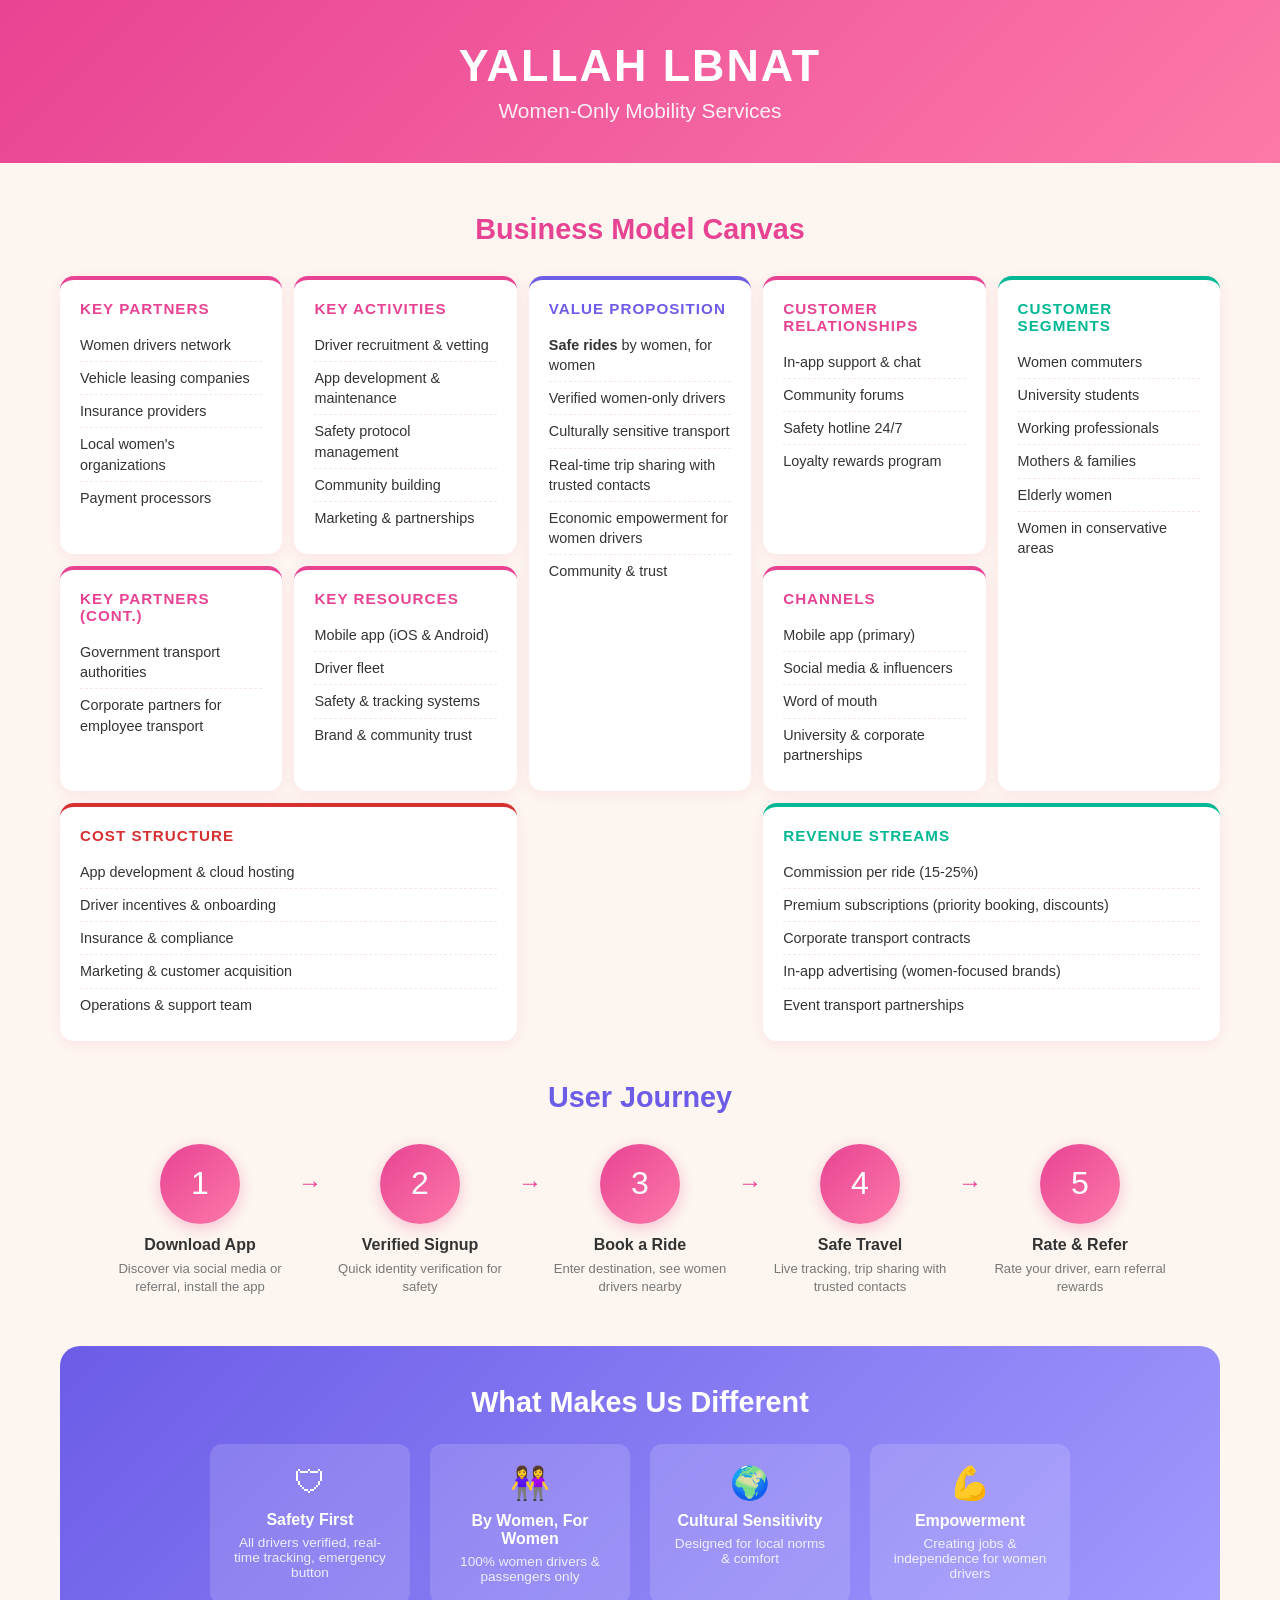
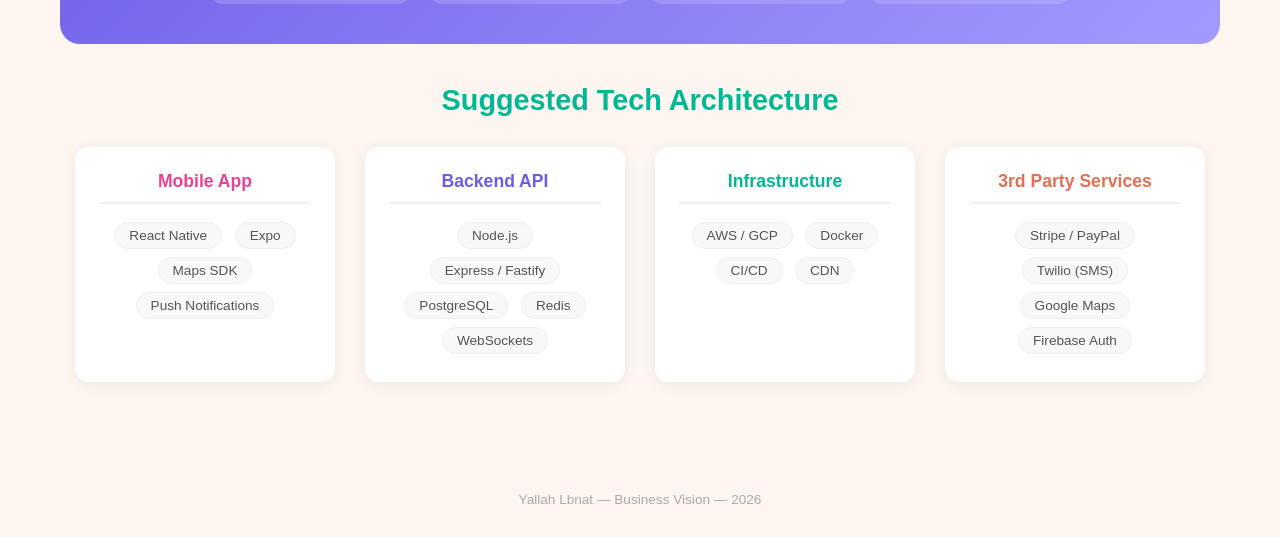
<file: business-vision.html>
<!DOCTYPE html>
<html lang="en">
<head>
    <meta charset="UTF-8">
    <meta name="viewport" content="width=device-width, initial-scale=1.0">
    <title>Yallah Lbnat - Business Vision</title>
    <style>
        * { margin: 0; padding: 0; box-sizing: border-box; }
        body { font-family: 'Segoe UI', Tahoma, Geneva, Verdana, sans-serif; background: #fdf6f0; color: #333; }

        .header {
            background: linear-gradient(135deg, #e84393, #fd79a8);
            color: white;
            text-align: center;
            padding: 40px 20px;
        }
        .header h1 { font-size: 2.8em; margin-bottom: 8px; letter-spacing: 2px; }
        .header p { font-size: 1.3em; opacity: 0.9; }

        .container { max-width: 1200px; margin: 0 auto; padding: 30px 20px; }

        /* Business Model Canvas */
        .canvas-title {
            text-align: center;
            font-size: 1.8em;
            color: #e84393;
            margin: 20px 0 30px;
            font-weight: 700;
        }

        .canvas {
            display: grid;
            grid-template-columns: 1fr 1fr 1fr 1fr 1fr;
            grid-template-rows: auto auto;
            gap: 12px;
            margin-bottom: 40px;
        }

        .canvas-card {
            background: white;
            border-radius: 14px;
            padding: 20px;
            box-shadow: 0 3px 15px rgba(232, 67, 147, 0.1);
            border-top: 4px solid #e84393;
        }
        .canvas-card h3 {
            color: #e84393;
            font-size: 0.95em;
            text-transform: uppercase;
            letter-spacing: 1px;
            margin-bottom: 12px;
        }
        .canvas-card ul { list-style: none; }
        .canvas-card li {
            padding: 6px 0;
            font-size: 0.9em;
            border-bottom: 1px dashed #f8e6ef;
            line-height: 1.4;
        }
        .canvas-card li:last-child { border-bottom: none; }

        .card-partners { grid-column: 1; grid-row: 1; }
        .card-activities { grid-column: 2; grid-row: 1; }
        .card-value { grid-column: 3; grid-row: 1 / 3; border-top-color: #6c5ce7; }
        .card-value h3 { color: #6c5ce7; }
        .card-relationships { grid-column: 4; grid-row: 1; }
        .card-segments { grid-column: 5; grid-row: 1 / 3; border-top-color: #00b894; }
        .card-segments h3 { color: #00b894; }
        .card-resources { grid-column: 2; grid-row: 2; }
        .card-channels { grid-column: 4; grid-row: 2; }
        .card-costs { grid-column: 1 / 3; grid-row: 3; border-top-color: #d63031; }
        .card-costs h3 { color: #d63031; }
        .card-revenue { grid-column: 4 / 6; grid-row: 3; border-top-color: #00b894; }
        .card-revenue h3 { color: #00b894; }

        /* User Journey */
        .journey-title {
            text-align: center;
            font-size: 1.8em;
            color: #6c5ce7;
            margin: 40px 0 30px;
            font-weight: 700;
        }

        .journey {
            display: flex;
            align-items: flex-start;
            justify-content: center;
            gap: 0;
            margin-bottom: 50px;
            flex-wrap: wrap;
        }
        .journey-step {
            text-align: center;
            flex: 0 0 180px;
            position: relative;
        }
        .journey-icon {
            width: 80px;
            height: 80px;
            border-radius: 50%;
            background: linear-gradient(135deg, #e84393, #fd79a8);
            color: white;
            display: flex;
            align-items: center;
            justify-content: center;
            font-size: 2em;
            margin: 0 auto 12px;
            box-shadow: 0 4px 15px rgba(232, 67, 147, 0.3);
        }
        .journey-step h4 { font-size: 1em; color: #333; margin-bottom: 6px; }
        .journey-step p { font-size: 0.82em; color: #777; line-height: 1.4; }
        .journey-arrow {
            flex: 0 0 40px;
            display: flex;
            align-items: center;
            justify-content: center;
            padding-top: 25px;
            color: #e84393;
            font-size: 1.5em;
        }

        /* Architecture */
        .arch-title {
            text-align: center;
            font-size: 1.8em;
            color: #00b894;
            margin: 40px 0 30px;
            font-weight: 700;
        }

        .arch {
            display: flex;
            justify-content: center;
            gap: 30px;
            flex-wrap: wrap;
            margin-bottom: 50px;
        }
        .arch-layer {
            background: white;
            border-radius: 14px;
            padding: 24px;
            width: 260px;
            box-shadow: 0 3px 15px rgba(0, 0, 0, 0.06);
            text-align: center;
        }
        .arch-layer h3 {
            font-size: 1.1em;
            margin-bottom: 14px;
            padding-bottom: 10px;
            border-bottom: 2px solid #f0f0f0;
        }
        .arch-layer .tech-tag {
            display: inline-block;
            background: #f8f8f8;
            border: 1px solid #eee;
            border-radius: 20px;
            padding: 5px 14px;
            margin: 4px;
            font-size: 0.85em;
            color: #555;
        }
        .layer-client h3 { color: #e84393; }
        .layer-server h3 { color: #6c5ce7; }
        .layer-infra h3 { color: #00b894; }
        .layer-services h3 { color: #fdcb6e; color: #e17055; }

        /* Differentiators */
        .diff-section {
            background: linear-gradient(135deg, #6c5ce7, #a29bfe);
            border-radius: 20px;
            padding: 40px;
            color: white;
            text-align: center;
            margin-bottom: 40px;
        }
        .diff-section h2 { font-size: 1.8em; margin-bottom: 25px; }
        .diff-grid {
            display: flex;
            justify-content: center;
            gap: 20px;
            flex-wrap: wrap;
        }
        .diff-item {
            background: rgba(255,255,255,0.15);
            border-radius: 12px;
            padding: 20px;
            width: 200px;
        }
        .diff-item .icon { font-size: 2em; margin-bottom: 10px; }
        .diff-item h4 { margin-bottom: 6px; font-size: 1em; }
        .diff-item p { font-size: 0.85em; opacity: 0.85; }

        .footer {
            text-align: center;
            padding: 30px;
            color: #aaa;
            font-size: 0.85em;
        }

        @media (max-width: 900px) {
            .canvas { grid-template-columns: 1fr 1fr; grid-template-rows: auto; }
            .canvas-card { grid-column: auto !important; grid-row: auto !important; }
            .journey { gap: 10px; }
            .journey-arrow { display: none; }
        }
    </style>
</head>
<body>

<div class="header">
    <h1>YALLAH LBNAT</h1>
    <p>Women-Only Mobility Services</p>
</div>

<div class="container">

    <!-- BUSINESS MODEL CANVAS -->
    <h2 class="canvas-title">Business Model Canvas</h2>
    <div class="canvas">
        <div class="canvas-card card-partners">
            <h3>Key Partners</h3>
            <ul>
                <li>Women drivers network</li>
                <li>Vehicle leasing companies</li>
                <li>Insurance providers</li>
                <li>Local women's organizations</li>
                <li>Payment processors</li>
            </ul>
        </div>
        <div class="canvas-card card-activities">
            <h3>Key Activities</h3>
            <ul>
                <li>Driver recruitment &amp; vetting</li>
                <li>App development &amp; maintenance</li>
                <li>Safety protocol management</li>
                <li>Community building</li>
                <li>Marketing &amp; partnerships</li>
            </ul>
        </div>
        <div class="canvas-card card-value">
            <h3>Value Proposition</h3>
            <ul>
                <li><strong>Safe rides</strong> by women, for women</li>
                <li>Verified women-only drivers</li>
                <li>Culturally sensitive transport</li>
                <li>Real-time trip sharing with trusted contacts</li>
                <li>Economic empowerment for women drivers</li>
                <li>Community &amp; trust</li>
            </ul>
        </div>
        <div class="canvas-card card-relationships">
            <h3>Customer Relationships</h3>
            <ul>
                <li>In-app support &amp; chat</li>
                <li>Community forums</li>
                <li>Safety hotline 24/7</li>
                <li>Loyalty rewards program</li>
            </ul>
        </div>
        <div class="canvas-card card-segments">
            <h3>Customer Segments</h3>
            <ul>
                <li>Women commuters</li>
                <li>University students</li>
                <li>Working professionals</li>
                <li>Mothers &amp; families</li>
                <li>Elderly women</li>
                <li>Women in conservative areas</li>
            </ul>
        </div>
        <div class="canvas-card" style="grid-column:1; grid-row:2; border-top-color:#e84393;">
            <h3>Key Partners (cont.)</h3>
            <ul>
                <li>Government transport authorities</li>
                <li>Corporate partners for employee transport</li>
            </ul>
        </div>
        <div class="canvas-card card-resources">
            <h3>Key Resources</h3>
            <ul>
                <li>Mobile app (iOS &amp; Android)</li>
                <li>Driver fleet</li>
                <li>Safety &amp; tracking systems</li>
                <li>Brand &amp; community trust</li>
            </ul>
        </div>
        <div class="canvas-card card-channels">
            <h3>Channels</h3>
            <ul>
                <li>Mobile app (primary)</li>
                <li>Social media &amp; influencers</li>
                <li>Word of mouth</li>
                <li>University &amp; corporate partnerships</li>
            </ul>
        </div>
        <div class="canvas-card card-costs">
            <h3>Cost Structure</h3>
            <ul>
                <li>App development &amp; cloud hosting</li>
                <li>Driver incentives &amp; onboarding</li>
                <li>Insurance &amp; compliance</li>
                <li>Marketing &amp; customer acquisition</li>
                <li>Operations &amp; support team</li>
            </ul>
        </div>
        <div class="canvas-card card-revenue">
            <h3>Revenue Streams</h3>
            <ul>
                <li>Commission per ride (15-25%)</li>
                <li>Premium subscriptions (priority booking, discounts)</li>
                <li>Corporate transport contracts</li>
                <li>In-app advertising (women-focused brands)</li>
                <li>Event transport partnerships</li>
            </ul>
        </div>
    </div>

    <!-- USER JOURNEY -->
    <h2 class="journey-title">User Journey</h2>
    <div class="journey">
        <div class="journey-step">
            <div class="journey-icon">1</div>
            <h4>Download App</h4>
            <p>Discover via social media or referral, install the app</p>
        </div>
        <div class="journey-arrow">&rarr;</div>
        <div class="journey-step">
            <div class="journey-icon">2</div>
            <h4>Verified Signup</h4>
            <p>Quick identity verification for safety</p>
        </div>
        <div class="journey-arrow">&rarr;</div>
        <div class="journey-step">
            <div class="journey-icon">3</div>
            <h4>Book a Ride</h4>
            <p>Enter destination, see women drivers nearby</p>
        </div>
        <div class="journey-arrow">&rarr;</div>
        <div class="journey-step">
            <div class="journey-icon">4</div>
            <h4>Safe Travel</h4>
            <p>Live tracking, trip sharing with trusted contacts</p>
        </div>
        <div class="journey-arrow">&rarr;</div>
        <div class="journey-step">
            <div class="journey-icon">5</div>
            <h4>Rate &amp; Refer</h4>
            <p>Rate your driver, earn referral rewards</p>
        </div>
    </div>

    <!-- KEY DIFFERENTIATORS -->
    <div class="diff-section">
        <h2>What Makes Us Different</h2>
        <div class="diff-grid">
            <div class="diff-item">
                <div class="icon">&#x1f6e1;</div>
                <h4>Safety First</h4>
                <p>All drivers verified, real-time tracking, emergency button</p>
            </div>
            <div class="diff-item">
                <div class="icon">&#x1f46d;</div>
                <h4>By Women, For Women</h4>
                <p>100% women drivers &amp; passengers only</p>
            </div>
            <div class="diff-item">
                <div class="icon">&#x1f30d;</div>
                <h4>Cultural Sensitivity</h4>
                <p>Designed for local norms &amp; comfort</p>
            </div>
            <div class="diff-item">
                <div class="icon">&#x1f4aa;</div>
                <h4>Empowerment</h4>
                <p>Creating jobs &amp; independence for women drivers</p>
            </div>
        </div>
    </div>

    <!-- SUGGESTED TECH ARCHITECTURE -->
    <h2 class="arch-title">Suggested Tech Architecture</h2>
    <div class="arch">
        <div class="arch-layer layer-client">
            <h3>Mobile App</h3>
            <span class="tech-tag">React Native</span>
            <span class="tech-tag">Expo</span>
            <span class="tech-tag">Maps SDK</span>
            <span class="tech-tag">Push Notifications</span>
        </div>
        <div class="arch-layer layer-server">
            <h3>Backend API</h3>
            <span class="tech-tag">Node.js</span>
            <span class="tech-tag">Express / Fastify</span>
            <span class="tech-tag">PostgreSQL</span>
            <span class="tech-tag">Redis</span>
            <span class="tech-tag">WebSockets</span>
        </div>
        <div class="arch-layer layer-infra">
            <h3>Infrastructure</h3>
            <span class="tech-tag">AWS / GCP</span>
            <span class="tech-tag">Docker</span>
            <span class="tech-tag">CI/CD</span>
            <span class="tech-tag">CDN</span>
        </div>
        <div class="arch-layer layer-services">
            <h3>3rd Party Services</h3>
            <span class="tech-tag">Stripe / PayPal</span>
            <span class="tech-tag">Twilio (SMS)</span>
            <span class="tech-tag">Google Maps</span>
            <span class="tech-tag">Firebase Auth</span>
        </div>
    </div>

</div>

<div class="footer">
    Yallah Lbnat &mdash; Business Vision &mdash; 2026
</div>

</body>
</html>
</file>
